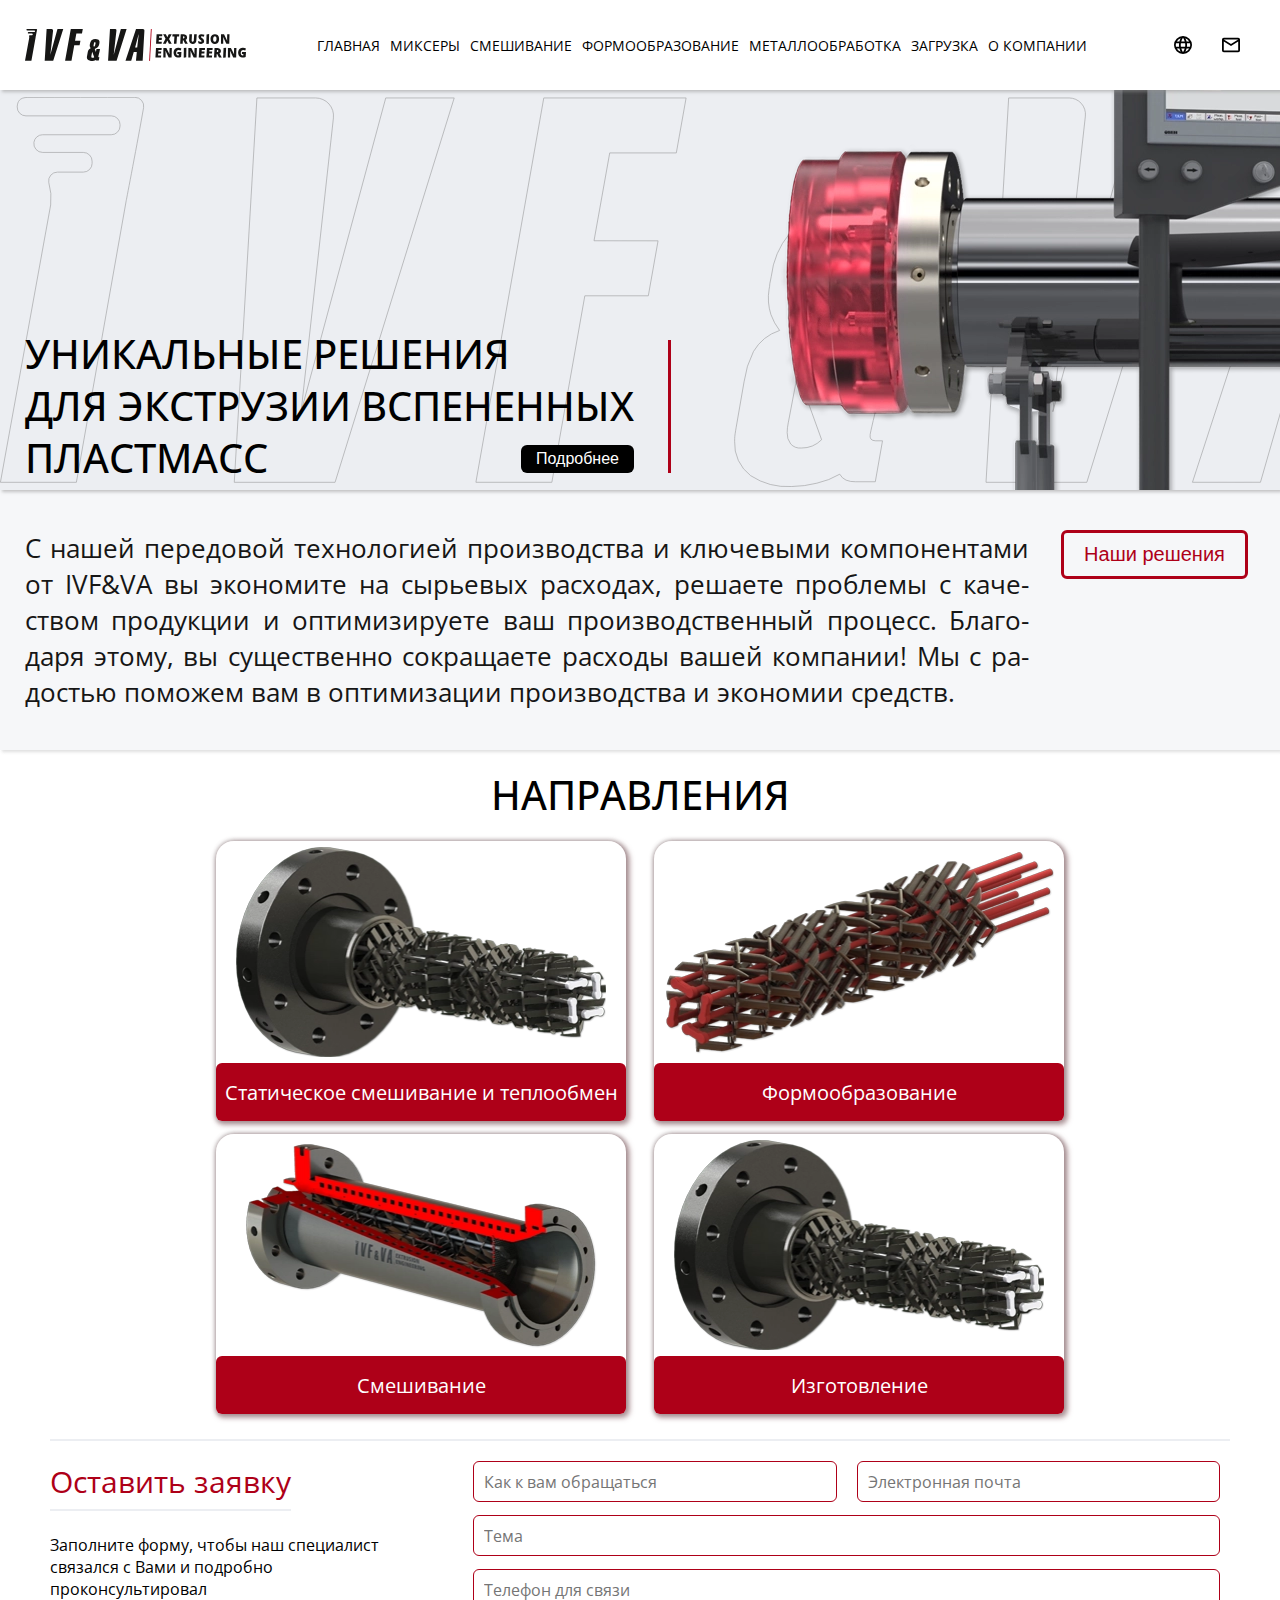
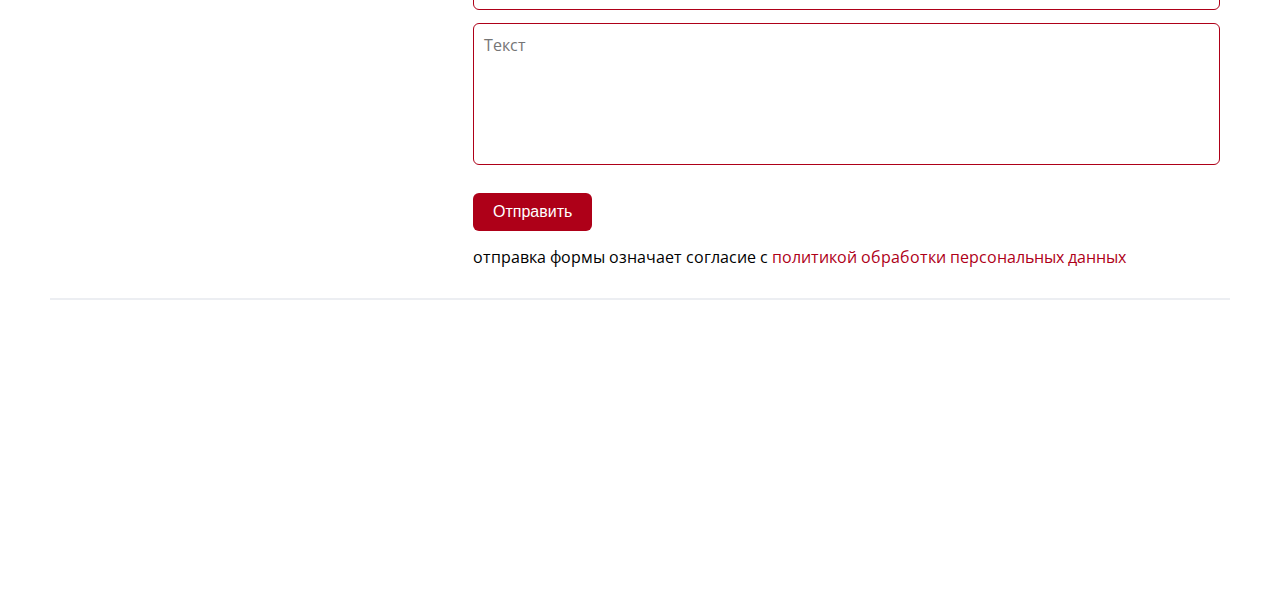
<file: index.html>
<!doctype html><html lang="ru"><head><meta charset="utf-8"/><link rel="icon" href="/faviconivf.ico"/><meta name="viewport" content="width=device-width,initial-scale=1"/><meta name="theme-color" content="#000000"/><meta name="description" content="Innovation Static Mixer & Heat Exchanger for foam extrusion"/><link rel="apple-touch-icon" href="/logo192.png"/><link rel="manifest" href="/manifest.json"/><title>IVF & VA</title><link rel="preload" href="/slider_img_2_m.webp" as="image"><script defer="defer" src="/static/js/main.bf6beb69.js"></script><link href="/static/css/main.b1248e2c.css" rel="stylesheet"></head><body><noscript>You need to enable JavaScript to run this app.</noscript><div id="root"></div><script>const link=document.createElement("link");link.rel="stylesheet",link.href="https://fonts.googleapis.com/css2?family=Open+Sans:ital,wght@0,300..800;1,300..800&display=swap",window.addEventListener("load",(function(){document.head.appendChild(link)}))</script></body></html>
</file>
<file: static/css/main.b1248e2c.css>
body{-webkit-font-smoothing:antialiased;-moz-osx-font-smoothing:grayscale;font-family:Open Sans,sans-serif;font-optical-sizing:auto;font-style:normal;font-weight:400;margin:0}body,body a{text-decoration:none}.open-sans{font-family:Open Sans,sans-serif;font-optical-sizing:auto;font-style:normal;font-variation-settings:"wdth" 100;font-weight:400}code{font-family:source-code-pro,Menlo,Monaco,Consolas,Courier New,monospace}input,textarea{font-family:Open Sans,sans-serif;font-optical-sizing:auto;font-size:16px;font-style:normal;font-variation-settings:"wdth" 100;font-weight:400}h1{font-size:40px;font-weight:500}h1,h2{margin-block:0}h2{font-size:32px;font-weight:400}@media (max-width:480px){h1{font-size:32px}h2{font-size:28px}}.container{background-color:#fff;display:flex;flex-direction:column;font-size:22px;height:100vh;z-index:0}.profile-content{flex:1 1;padding-top:90px;z-index:2}.header{flex:0 1;position:fixed;top:0;width:100%;z-index:3}.content,.header{background-color:#fff}.content{background-color:initial;flex:1 1;padding-top:90px;z-index:2}@media (max-width:480px){.large,.middle,.small{display:none}.footer{bottom:0;flex:0 0 auto;left:0;width:100%;z-index:2}}@media (min-width:480px) and (max-width:1025px){.large,.small{display:none}.footer{bottom:0;flex:0 0 auto;left:0;width:100%;z-index:2}}@media (min-width:1025px){.middle,.small{display:none}.footer{bottom:0;flex:0 0 auto;left:0;position:fixed;width:100%;z-index:1}}@media (max-width:1200px){.Header_header__l1LK-{align-items:center;box-shadow:2px 2px 3px #90909083;display:grid;font-size:16px;grid-template-columns:1fr 9fr 1fr;height:90px}.Header_navbar__7-grW{display:none}.Header_navAssisted__IuOXv{display:grid;grid-column:2;justify-self:end}.Header_header__l1LK- img{padding-left:25px}.Header_navDropDownNav__QeroB{display:grid;grid-column:3;justify-self:end}}@media (min-width:1200px){.Header_header__l1LK-{align-items:center;box-shadow:2px 2px 3px #90909083;display:grid;font-size:16px;grid-template-columns:1fr 9fr 1fr;height:90px}.Header_header__l1LK- img{padding-left:25px}.Header_navbar__7-grW{display:grid;grid-column:2/3}.Header_navAssisted__IuOXv{display:grid;grid-column:3/4}.Header_navDropDownNav__QeroB{display:none}}@media (max-width:1200px){.Navbar_nav__ESYsT{display:none}}@media (min-width:1200px){.Navbar_nav__ESYsT{align-items:center;display:grid;grid-template-columns:repeat(8,auto);height:100%;justify-content:center}}@media (min-width:1199px){.NavButton_item__vvslh{display:grid;font-size:14px;grid-template-columns:1fr;grid-template-rows:1fr;text-transform:uppercase;width:100%}.NavButton_item__vvslh:hover .NavButton_itemBorder__26Yoj{opacity:1;transform:scaleX(1) scaleY(1)}.NavButton_itemBorderActive__TLKIM,.NavButton_itemBorder__26Yoj{align-self:end;background-color:#ae0018;border-radius:2px 2px 0 0;content:" ";display:grid;grid-column:1;grid-row:1;height:3px;margin-left:4px;margin-right:4px}.NavButton_itemBorderActive__TLKIM{opacity:1}.NavButton_itemBorder__26Yoj{opacity:0;transform:scaleX(.3) scaleY(0);transition:opacity .2s ease-in-out,transform .2s ease-in-out}.NavButton_item__vvslh a{align-content:center;color:#000;display:grid;grid-column:1;grid-row:1;height:90px;justify-content:center;margin-left:5px;margin-right:5px}.NavButton_item__vvslh a.NavButton_activeLink__ZRueG,.NavButton_item__vvslh a:hover{color:#ae0018}}@media (min-width:1330px){.NavButton_item__vvslh{font-size:16px}.NavButton_item__vvslh a{margin-left:10px;margin-right:10px}}@media (max-width:480px){.NavAssisted_small__t3lxB{display:none}}@media (max-width:768px){.NavAssisted_middle__NHth0{display:none}}@media (max-width:1200px){.NavAssisted_nav__tayqK{align-items:center;display:grid;grid-template-columns:repeat(2,auto);height:100%;justify-content:end}}@media (min-width:1200px){.NavAssisted_nav__tayqK{align-items:center;display:grid;grid-template-columns:repeat(2,auto);height:100%;justify-content:center;margin-right:25px}}@media (min-width:1430px){.NavAssisted_nav__tayqK{align-items:center;display:grid;grid-template-columns:repeat(2,auto);height:100%;justify-content:center;margin-right:25px}}@media (max-width:1200px){.NavAssistedButton_text__4v5ZO{display:none}.NavAssistedButton_item__Brw-9{align-items:center;display:grid;margin-left:0;margin-right:0;text-transform:uppercase;width:100%;width:90px}.NavAssistedButton_item__Brw-9 a{align-content:center;color:#000;display:grid;grid-column:1/2;grid-row:1;height:90px;justify-content:center}.NavAssistedButton_item__Brw-9 a.NavAssistedButton_activeLink__RH3gu,.NavAssistedButton_item__Brw-9:hover a{fill:#ae0018;color:#ae0018}.NavAssistedButton_item__Brw-9:hover svg{fill:#ae0018}.NavAssistedButton_item__Brw-9 svg{align-self:center;display:grid;grid-column:2/3;grid-row:1;height:22px;margin-left:15px;margin-right:15px;width:22px}.NavAssistedButton_item__Brw-9:hover .NavAssistedButton_itemBorder__e\+0eA{opacity:1;transform:scaleX(1) scaleY(1)}.NavAssistedButton_itemBorderActive__65ssA,.NavAssistedButton_itemBorder__e\+0eA{align-self:end;background-color:#ae0018;border-radius:2px 2px 0 0;content:" ";display:grid;grid-column:1/2;grid-row:1;height:3px;margin-left:4px;margin-right:4px}.NavAssistedButton_itemBorderActive__65ssA{opacity:1}.NavAssistedButton_itemBorder__e\+0eA{opacity:0;transform:scaleX(.3) scaleY(0);transition:opacity .2s ease-in-out,transform .2s ease-in-out}}@media (min-width:1200px) and (max-width:1500px){.NavAssistedButton_text__4v5ZO{display:none}.NavAssistedButton_item__Brw-9{align-items:center;display:grid;margin-left:0;margin-right:0;text-transform:uppercase;width:100%}.NavAssistedButton_item__Brw-9 a{align-content:center;color:#000;display:grid;grid-column:1/2;grid-row:1;height:90px;justify-content:center}.NavAssistedButton_item__Brw-9 a.NavAssistedButton_activeLink__RH3gu,.NavAssistedButton_item__Brw-9:hover a{fill:#ae0018;color:#ae0018}.NavAssistedButton_item__Brw-9:hover svg{fill:#ae0018}.NavAssistedButton_item__Brw-9 svg{align-self:center;display:grid;grid-column:2/3;grid-row:1;height:18px;margin-left:15px;margin-right:15px;width:18px}.NavAssistedButton_item__Brw-9:hover .NavAssistedButton_itemBorder__e\+0eA{opacity:1;transform:scaleX(1) scaleY(1)}.NavAssistedButton_itemBorderActive__65ssA,.NavAssistedButton_itemBorder__e\+0eA{align-self:end;background-color:#ae0018;border-radius:2px 2px 0 0;content:" ";display:grid;grid-column:1/2;grid-row:1;height:3px;margin-left:4px;margin-right:4px}.NavAssistedButton_itemBorderActive__65ssA{opacity:1}.NavAssistedButton_itemBorder__e\+0eA{opacity:0;transform:scaleX(.3) scaleY(0);transition:opacity .2s ease-in-out,transform .2s ease-in-out}}@media (min-width:1500px){.NavAssistedButton_text__4v5ZO{display:grid}.NavAssistedButton_item__Brw-9{align-items:center;display:grid;margin-left:10px;margin-right:10px;text-transform:uppercase;width:100%}.NavAssistedButton_item__Brw-9 a{align-content:center;color:#000;display:grid;grid-column:1/2;grid-row:1;height:90px;justify-content:center}.NavAssistedButton_item__Brw-9 a.NavAssistedButton_activeLink__RH3gu,.NavAssistedButton_item__Brw-9:hover a{fill:#ae0018;color:#ae0018}.NavAssistedButton_item__Brw-9:hover svg{fill:#ae0018}.NavAssistedButton_item__Brw-9 svg{align-self:center;display:grid;grid-column:2/3;grid-row:1;height:18px;margin-left:15px;width:18px}.NavAssistedButton_item__Brw-9:hover .NavAssistedButton_itemBorder__e\+0eA{opacity:1;transform:scaleX(1) scaleY(1)}.NavAssistedButton_itemBorderActive__65ssA,.NavAssistedButton_itemBorder__e\+0eA{align-self:end;background-color:#ae0018;border-radius:2px 2px 0 0;content:" ";display:grid;grid-column:1/2;grid-row:1;height:3px;margin-left:4px;margin-right:4px}.NavAssistedButton_itemBorderActive__65ssA{opacity:1}.NavAssistedButton_itemBorder__e\+0eA{opacity:0;transform:scaleX(.3) scaleY(0);transition:opacity .2s ease-in-out,transform .2s ease-in-out}}.DropDownNav_dropbtn__TuZen{align-items:center;background-color:#fff;border:none;display:grid;height:90px;margin-left:0;margin-right:0;width:90px}.DropDownNav_dropbtn__TuZen:hover svg{fill:#ae0018}.DropDownNav_dropbtn__TuZen svg{align-self:center;display:grid;grid-column:1/2;grid-row:1;height:22px;justify-self:center;margin-left:15px;margin-right:15px;width:17px}.DropDownNav_dropbtn__TuZen:hover .DropDownNav_btnBorder__MjgvR{opacity:1;transform:scaleX(1) scaleY(1)}.DropDownNav_btnBorderActive__CiDkL,.DropDownNav_btnBorder__MjgvR{align-self:end;background-color:#ae0018;border-radius:2px 2px 0 0;content:" ";display:grid;grid-column:1/2;grid-row:1;height:3px;margin-left:4px;margin-right:4px}.DropDownNav_btnBorderActive__CiDkL{opacity:1}.DropDownNav_btnBorder__MjgvR{opacity:0;transform:scaleX(.3) scaleY(0);transition:opacity .2s ease-in-out,transform .2s ease-in-out}.DropDownNav_dropdown__0Gyif{display:grid;grid-column:3;justify-items:end;position:relative}.DropDownNav_dropdown_content__MGvir{background-color:#f9f9f9;box-shadow:0 8px 16px 0 #0003;display:none;margin-top:90px;position:absolute;z-index:1}.DropDownNav_dropdown_content__MGvir a{color:#000;display:block;font-size:22px;padding:12px 16px;text-decoration:none}.DropDownNav_dropdown_content__MGvir a.DropDownNav_activeLink__gEhKt{color:#ae0018}.DropDownNav_dropdown_content__MGvir a:hover{background-color:#f1f1f1;color:#ae0018}.DropDownNav_dropdown__0Gyif:focus-within .DropDownNav_dropdown_content__MGvir,.DropDownNav_dropdown__0Gyif:hover .DropDownNav_dropdown_content__MGvir{display:block}@media (min-width:1200px){.DropDownNav_dropbtn__TuZen{display:none}}@media (max-width:320px){.DropDownNav_dropbtn__TuZen{align-items:center;background-color:#fff;border:none;display:grid;height:90px;justify-self:center;margin-left:0;margin-right:0;width:70px}}@media (max-width:480px){.DropDownNav_dropdown_content__MGvir{width:100vw}}@media (min-width:480px){.DropDownNav_dropdown_content__MGvir{min-width:300px}.DropDownNav_small__F93W4{display:none}}@media (min-width:768px){.DropDownNav_middle__cOhef{display:none}}.Profile_content__VhoGD{display:grid;margin-bottom:17px;text-decoration:none}.Profile_headerBox__Ebl3f{display:flex;justify-self:center;margin:auto;padding-bottom:-6px;padding-top:17px}.Profile_itemBox__yO9\+m{grid-column-gap:28px;display:grid;grid-template-columns:1fr 1fr;margin-bottom:25px;margin-top:19px}.Profile_itemBoxLeft__TCO9\+{justify-content:end}.Profile_itemBoxLeft__TCO9\+,.Profile_itemBoxRight__im9mO{grid-row-gap:13px;align-items:end;display:grid;grid-template-rows:1fr 1fr}.Profile_itemBoxRight__im9mO{justify-content:start}.Profile_logo__Z\+lHJ{height:30px;justify-self:center;margin-top:17px}.Profile_slider__tFtzi{z-index:5}.Profile_contentBox__Cl9ID{background-color:#eceef274;box-shadow:2px 2px 3px #9090904b;display:grid;justify-items:center}.Profile_textBox__-FvML{align-items:start;display:grid;font-size:26px;grid-template-columns:80% 20%;justify-items:center;margin-bottom:40px;margin-top:40px;padding-left:25px;text-align:left;z-index:1}@media (max-width:480px){.Profile_textBox__-FvML{display:flex;flex-direction:column;font-size:22px;justify-content:space-around;margin:30px 0;padding:0 25px;z-index:1}.Profile_textBoxBtn__HIgHr{margin-top:30px}}@media (min-width:480px) and (max-width:1200px){.Profile_textBox__-FvML{display:flex;flex-direction:column;font-size:26px;justify-content:space-around;margin:40px 0;padding:0 25px;z-index:1}.Profile_textBoxBtn__HIgHr{margin-top:40px}}@media (max-width:420px){.SliderBox_content__7\+JTg{background-color:#eceef2;box-shadow:2px 2px 3px #90909083;display:flex;flex-direction:column;height:400px}.SliderBox_contentText__y7dQb{display:flex;margin-top:30px}.SliderBox_imgBox__iPPwo{align-self:center;display:flex;margin-top:10px;overflow:hidden;z-index:3}}@media (min-width:420px) and (max-width:767px){.SliderBox_content__7\+JTg{background-color:#eceef2;box-shadow:2px 2px 3px #90909083;display:flex;flex-direction:column;height:400px}.SliderBox_contentText__y7dQb,.SliderBox_imgBox__iPPwo{display:flex;margin-top:30px}.SliderBox_imgBox__iPPwo{align-self:center;overflow:hidden;z-index:3}}@media (min-width:768px){.SliderBox_content__7\+JTg{background-color:#eceef2;box-shadow:2px 2px 3px #90909083;display:grid;grid-template-columns:40% 60%;grid-template-columns:700px auto;grid-template-rows:55% 45%;height:400px}.SliderBox_contentText__y7dQb{display:grid;grid-column:1/2;grid-row:2/3}.SliderBox_imgBox__iPPwo{align-content:start;display:grid;grid-column:2/3;grid-row:1/3;height:100%;justify-content:start;overflow:hidden;width:auto;z-index:3}}.Slider_sliderImg__h9um2{animation:Slider_moveImage__N8y38 120s linear infinite;background-image:url(/static/media/3in1.2752732486efea0d8ac3.svg);background-repeat:repeat-x;background-size:contain;height:390px;margin-top:7px;pointer-events:none;position:absolute;width:100%;z-index:1}@keyframes Slider_moveImage__N8y38{0%{background-position:0}to{background-position:-10000px}}@media (max-width:1410px){.Slider_sliderImg__h9um2{background-size:cover}}.SliderTextBox_content__svBpN{display:grid;grid-template-columns:auto auto;grid-template-rows:auto auto}.SliderTextBox_item__wpC8w{align-content:center;display:grid;font-size:40px;font-weight:500;grid-column:1;grid-row:2/3;grid-template-columns:2;grid-template-rows:1;height:100%;justify-content:start;line-height:1.3;padding-left:25px;text-transform:uppercase;z-index:2}.SliderTextBox_item_text__MAeuY{align-items:center;display:grid;grid-column:1;grid-row:1}.SliderTextBox_border__lG2nq{background-color:#ae0018;display:grid;grid-column:2;grid-row:1;height:auto;margin-bottom:11px;margin-left:34px;margin-top:12px;width:3px}.SliderTextBox_btn__etkHx{align-self:end;display:grid;grid-column:1;grid-row:1;justify-self:end;margin-bottom:11px}@media (max-width:420px){.SliderTextBox_btn__etkHx{align-self:end;display:grid;grid-column:1;grid-row:2;justify-self:end;margin-top:10px}}@media (max-width:767px){.SliderTextBox_item__wpC8w{align-content:center;display:grid;font-size:32px;font-weight:400;grid-column:1;grid-row:2/3;grid-template-columns:2;grid-template-rows:1;height:100%;justify-content:start;line-height:1.3;margin-right:25px;padding-left:25px;text-transform:uppercase;z-index:2}}.Btn_submitBtn__A6b7C{align-self:center;background-color:#000;border:none;border-radius:6px;color:#fff;display:flex;font-size:16px;padding:5px 15px}.Btn_submitBtn__A6b7C:active,.Btn_submitBtn__A6b7C:hover{background-color:#ae0018;transition:background-color .2s}@media (max-width:768px){.SliderImgBox_imgBox__1UUlr img{align-content:start;display:flex;object-fit:contain;width:90vw;z-index:4}}@media (min-width:768px){.SliderImgBox_imgBox__1UUlr img{align-content:end;display:grid;grid-column:2/3;grid-row:1/3;height:500px;margin-left:80px;margin-top:-100px;object-fit:cover;z-index:4}}.ContactForm_content__JcDiw{border-bottom:2px solid #eceef2;border-top:2px solid #eceef2;display:grid;padding:20px 0}.ContactForm_formButtonBox__dyLTf{align-items:start;display:grid;grid-column:1/3;justify-items:start}.ContactForm_submitBtn__26vSq{background-color:#ae0018;border:none;border-radius:6px;color:#fff;font-size:16px;margin-bottom:15px;margin-left:10px;margin-top:15px;padding:10px 20px}.ContactForm_submitBtn__26vSq:active,.ContactForm_submitBtn__26vSq:hover{background-color:#ae0018}.ContactForm_privacyPolicy__mLGcv a{color:#ae0018}.ContactForm_leftColumn__header__Eqwrv{align-self:start;border-bottom:2px solid #eceef2;color:#ae0018;display:grid;font-size:30px;justify-self:start;padding-bottom:7px}.ContactForm_rightColumn__row__id2mv{align-self:start;display:grid;grid-column:1/3}.ContactForm_inputBox1__GeSS9,.ContactForm_inputBox2__0c78I,.ContactForm_inputBox3__WkAAP{display:grid;height:41px;margin-bottom:3px;padding-bottom:10px;padding-left:10px;padding-right:10px}.ContactForm_inputBox3__WkAAP{height:142px}.ContactForm_textArea1__iW-5N,.ContactForm_textArea2__6LTyY{border:1px solid #ae0018;border-radius:6px;height:19px;outline:none;padding:10px;resize:none}.ContactForm_textArea2__6LTyY{height:120px}.ContactForm_textArea1__iW-5N:focus,.ContactForm_textArea2__6LTyY:focus,.ContactForm_textArea3__wtit4:focus{background-color:#eceef2}.ContactForm_leftColumn__text__-xBm4{display:grid;font-size:16px;padding-top:10px;text-align:start}.ContactForm_leftColumn__Jsy8q{display:grid;grid-column:1}.ContactForm_rightColumn__RnQei{align-items:start;display:grid}.ContactForm_privacyPolicy__mLGcv{align-items:center;display:grid;font-size:16px;justify-items:start;padding-bottom:10px;padding-left:10px}@media (max-width:767px){.ContactForm_content__JcDiw{grid-template-rows:auto auto;width:100%}.ContactForm_leftColumn__Jsy8q{margin-bottom:20px;margin-left:10px}.ContactForm_rightColumn__RnQei{grid-column:1;grid-template-columns:100%;margin-left:10px;margin-right:20px}.ContactForm_leftColumn__text__-xBm4{display:none}.ContactForm_inputBox1__GeSS9,.ContactForm_inputBox2__0c78I,.ContactForm_inputBox3__WkAAP{grid-column:1}.ContactForm_privacyPolicy__mLGcv{grid-column:1/3}}@media (min-width:768px) and (max-width:1025px){.ContactForm_content__JcDiw{grid-template-rows:auto auto;width:100%}.ContactForm_leftColumn__Jsy8q{margin-bottom:20px;margin-left:10px}.ContactForm_rightColumn__RnQei{grid-auto-rows:auto;grid-column:1;grid-template-columns:50% 50%;grid-template-rows:54px auto auto;margin-left:10px;margin-right:20px}.ContactForm_leftColumn__text__-xBm4{display:none}.ContactForm_privacyPolicy__mLGcv,.ContactForm_rightColumn__row__id2mv{grid-column:1/3}}@media (min-width:1025px) and (max-width:1200px){.ContactForm_content__JcDiw{grid-template-columns:35% 65%;margin:0 auto;width:100%}.ContactForm_leftColumn__Jsy8q{grid-template-rows:15% 85%;margin-left:10px}.ContactForm_rightColumn__RnQei{grid-auto-rows:auto;grid-column:2;grid-template-columns:50% 50%;grid-template-rows:54px auto auto;margin-right:10px}.ContactForm_rightColumn__row__id2mv{grid-column:1/3}.ContactForm_privacyPolicy__mLGcv{grid-column:1/3;grid-row:4;width:100%}}@media (min-width:1200px){.ContactForm_content__JcDiw{grid-template-columns:35% 65%;margin:0 auto;width:1180px}.ContactForm_leftColumn__Jsy8q{grid-template-rows:15% 85%}.ContactForm_rightColumn__RnQei{grid-auto-rows:auto;grid-column:2;grid-template-columns:50% 50%;grid-template-rows:54px auto auto}.ContactForm_rightColumn__row__id2mv{grid-column:1/3}.ContactForm_privacyPolicy__mLGcv{grid-column:1/3;grid-row:4}}.HeaderSection_itemHead__QKE8v{display:grid;text-transform:uppercase;width:100%}@media (max-width:480px){.HeaderSection_itemHead__QKE8v{word-wrap:break-word;display:grid;font-size:32px;text-transform:uppercase;width:100%}}@media (max-width:1200px){.HeaderSection_itemHeadBorder__dulaM{background-color:#ae0018;border-radius:2px 2px 0 0;height:3px;margin-left:4px;margin-right:4px;width:auto}}@media (min-width:1200px){.HeaderSection_itemHeadBorder__dulaM{background-color:#ae0018;border-radius:2px 2px 0 0;height:3px;margin-left:-4px;margin-right:-4px;width:auto}}@media (max-width:1200px){.TextBox_content__zCvND{color:#161616;display:grid;-webkit-hyphens:auto;hyphens:auto;justify-items:start;text-align:justify;width:auto}}@media (min-width:1200px){.TextBox_content__zCvND{color:#161616;display:grid;-webkit-hyphens:auto;hyphens:auto;justify-items:start;margin-left:auto;margin-right:auto;max-width:1180px;text-align:justify}}.BtnClear_submitBtn__h62UQ{align-self:center;background:none;border:3px solid #ae0018;border-radius:6px;color:#ae0018;display:flex;font-size:20px;font-weight:500;justify-self:center;padding:10px 20px}.BtnClear_submitBtn__h62UQ:active,.BtnClear_submitBtn__h62UQ:hover{background-color:#ae0018;color:#fff;transition:background-color .2s,color .2s}.MainNavPanel_itemBox__1b6ox{grid-column-gap:28px;grid-row-gap:13px;align-content:center;display:grid;grid-template-columns:auto auto;grid-template-rows:auto auto;justify-content:center;margin:19px 0 25px}@media (max-width:1025px){.MainNavPanel_itemBox__1b6ox{align-items:center;display:flex;flex-direction:column;gap:13px;justify-content:space-around;margin:19px 0 25px}}.NavBox_itemBox__WNFQd{border-radius:18px 18px 6px 6px;box-shadow:0 0 5px 0 #0000004d;display:grid;grid-template-rows:222px 58px;transition:all .8s cubic-bezier(.25,.8,.25,1);width:410px}.NavBox_itemBox__WNFQd:hover{box-shadow:0 0 15px 2px #00000059;transition:box-shadow .2s}.NavBox_itemBox__WNFQd:hover img{height:99%;transition:width .2s,height .2s;width:99%}@media (max-width:480px){.NavBox_itemBox__WNFQd{border-radius:18px 18px 6px 6px;box-shadow:0 0 5px 0 #0000004d;display:grid;grid-template-rows:222px 58px;transition:all .8s cubic-bezier(.25,.8,.25,1);width:90vw}}.NavImgBox_itemBox__8wlTz{border-radius:18px 18px 6px 6px;box-shadow:2px 2px 5px 2px #7a4e5488;display:grid;grid-template-rows:222px 58px;width:410px}.NavImgBox_img__\+bM9D{align-items:center;display:grid;grid-row:1;justify-items:center;overflow:hidden;z-index:2}.NavImgBox_img__\+bM9D img{border-radius:18px 18px 0 0;height:95%;object-fit:contain;transition:width .2s,height .2s;width:95%}.NavImgBox_item__0x5ol{align-content:center;border-radius:6px 6px 6px 6px;color:#fff;display:grid;font-size:20px;justify-content:center}@media (max-width:480px){.NavImgBox_itemBox__8wlTz{border-radius:18px 18px 6px 6px;box-shadow:2px 2px 5px 2px #7a4e5488;display:grid;grid-template-rows:222px 58px;width:90vw}.NavImgBox_item__0x5ol{align-content:center;display:grid;justify-content:center;text-align:center}}@media (max-width:320px){.NavImgBox_item__0x5ol{font-size:18px;text-align:center}}.StaticMixer_content__\+ZrbF{grid-row-gap:40px;display:grid;margin:17px auto;row-gap:40px;text-align:center;width:1180px;z-index:4}.RowBox_itemText__ZOtny{font-size:24px;font-weight:300;-webkit-hyphens:auto;hyphens:auto;text-align:justify;width:100%}.RowBox_itemHead__2YZaf{word-wrap:break-word}.RowBox_img__wP7pk img{height:222px;object-fit:contain;width:410px}@media (max-width:480px){.RowBox_content__FUkkL{grid-row-gap:20px;align-items:center;display:grid;grid-template-columns:auto;grid-template-rows:auto auto auto;margin:0 15px;row-gap:20px}.RowBox_itemHead__2YZaf{display:grid;grid-column:1/2;grid-row:1/2;justify-content:start;text-align:start}.RowBox_itemText__ZOtny{display:grid;grid-column:1/2;grid-row:2/3}.RowBox_itemText__ZOtny>li{-webkit-hyphens:auto;hyphens:auto;text-align:justify}.RowBox_img__wP7pk{align-content:center;display:grid;grid-column:1;grid-row:3;justify-content:center}.RowBox_img__wP7pk img{height:222px;justify-self:center;object-fit:contain;width:90vw}}@media (min-width:480px) and (max-width:1025px){.RowBox_content__FUkkL{grid-row-gap:20px;align-items:center;display:grid;grid-template-columns:auto;grid-template-rows:auto auto auto;margin:0 25px;row-gap:20px}.RowBox_itemHead__2YZaf{display:grid;grid-column:1/2;grid-row:1/2;justify-content:start;text-align:start}.RowBox_itemText__ZOtny{display:grid;grid-column:1/2;grid-row:2/3}.RowBox_img__wP7pk{align-content:center;display:grid;grid-column:1/2;grid-row:3/4;justify-self:center}}@media (min-width:1025px) and (max-width:1200px){.RowBox_content__FUkkL{grid-row-gap:20px;align-items:center;display:grid;grid-template-columns:auto auto;grid-template-rows:auto auto;margin:0 25px;row-gap:20px}.RowBox_itemHead__2YZaf{display:grid;grid-column:2/3;grid-row:1/2;justify-content:center}.RowBox_itemText__ZOtny{display:grid;grid-column:2/3;grid-row:2/3}.RowBox_img__wP7pk{align-content:center;display:grid;grid-column:1/2;grid-row:2/3;margin-right:30px}}@media (min-width:1200px){.RowBox_content__FUkkL{grid-row-gap:10px;align-items:center;display:grid;grid-template-columns:auto auto;grid-template-rows:auto auto;row-gap:10px}.RowBox_itemHead__2YZaf{display:grid;grid-column:1/2;grid-row:1/2;justify-content:center}.RowBox_itemText__ZOtny{display:grid;grid-column:1/2;grid-row:2/3}.RowBox_img__wP7pk{align-content:center;display:grid;grid-column:2/3;grid-row:2/3;margin-left:30px}}.RowBoxRevers_itemText__ryrlu{-webkit-hyphens:auto;hyphens:auto;text-align:justify}.RowBoxRevers_itemHead__qgt06{word-wrap:break-word}.RowBoxRevers_img__VdRkz img{height:222px;object-fit:contain;width:410px}@media (max-width:480px){.RowBoxRevers_content__wwETb{grid-row-gap:20px;align-items:center;display:grid;grid-template-columns:auto;grid-template-rows:auto auto auto;margin:0 15px;row-gap:20px}.RowBoxRevers_itemHead__qgt06{display:grid;grid-column:1/2;grid-row:1/2;justify-content:start;text-align:start}.RowBoxRevers_itemText__ryrlu{display:grid;font-size:24px;font-weight:300;grid-column:1/2;grid-row:2/3;width:100%}.RowBoxRevers_img__VdRkz{align-content:center;display:grid;grid-column:1;grid-row:3;justify-content:center}.RowBoxRevers_img__VdRkz img{height:222px;justify-self:center;object-fit:contain;width:90vw}}@media (min-width:480px) and (max-width:1025px){.RowBoxRevers_content__wwETb{grid-row-gap:20px;align-items:center;display:grid;grid-template-columns:auto;grid-template-rows:auto auto auto;margin:0 25px;row-gap:20px}.RowBoxRevers_itemHead__qgt06{display:grid;grid-column:1/2;grid-row:1/2;justify-content:start;text-align:start}.RowBoxRevers_itemText__ryrlu{display:grid;font-size:24px;font-weight:300;grid-column:1/2;grid-row:2/3}.RowBoxRevers_img__VdRkz{align-content:center;display:grid;grid-column:1/2;grid-row:3/4;justify-self:center}}@media (min-width:1025px) and (max-width:1200px){.RowBoxRevers_content__wwETb{grid-row-gap:20px;align-items:center;display:grid;grid-template-columns:auto auto;grid-template-rows:auto auto;margin:0 25px;row-gap:20px}.RowBoxRevers_itemHead__qgt06{display:grid;grid-column:2/3;grid-row:1/2;justify-content:center}.RowBoxRevers_itemText__ryrlu{display:grid;font-size:24px;font-weight:300;grid-column:2/3;grid-row:2/3;width:100%}.RowBoxRevers_img__VdRkz{align-content:center;display:grid;grid-column:1/2;grid-row:2/3;margin-right:30px}}@media (min-width:1200px){.RowBoxRevers_content__wwETb{grid-row-gap:10px;align-items:center;display:grid;grid-template-columns:auto auto;grid-template-rows:auto auto;row-gap:10px}.RowBoxRevers_itemHead__qgt06{display:grid;grid-column:2/3;grid-row:1/2;justify-content:center}.RowBoxRevers_itemText__ryrlu{display:grid;font-size:24px;font-weight:300;grid-column:2/3;grid-row:2/3;width:100%}.RowBoxRevers_img__VdRkz{align-content:center;display:grid;grid-column:1/2;grid-row:2/3;margin-right:30px}}.Footer_footer__DNWDK{background-color:#000;display:grid;padding-top:7px}@media (max-width:480px){.Footer_box__lfvXq{align-content:center;display:grid;grid-template-columns:1fr;grid-template-rows:10% 1fr 1fr 1fr;height:960px;margin-left:15px;margin-right:15px}.Footer_large__yFDdz{display:none}.Footer_item__u5EVR{align-content:start;color:#fff;display:grid}.Footer_footer__DNWDK img{align-self:center;grid-column:1;grid-row:1;width:245px}}@media (min-width:480px) and (max-width:768px){.Footer_box__lfvXq{align-content:center;display:grid;grid-template-columns:1fr 1fr;grid-template-rows:1fr 1fr;height:480px;margin-left:15px;margin-right:15px}.Footer_large__yFDdz{display:none}.Footer_item__u5EVR{align-content:start;color:#fff;display:grid}.Footer_footer__DNWDK img{align-self:center;grid-column:1;grid-row:1;margin-right:5px;width:245px}}@media (min-width:768px) and (max-width:1025px){.Footer_box__lfvXq{align-content:center;display:grid;grid-template-columns:1fr 1fr;grid-template-rows:1fr 1fr;height:480px;margin-left:25px;margin-right:25px}.Footer_large__yFDdz{display:none}.Footer_item__u5EVR{align-content:start;color:#fff;display:grid}.Footer_footer__DNWDK img{align-self:center;grid-column:1;grid-row:1;margin-right:25px;width:245px}}@media (min-width:1025px) and (max-width:1200px){.Footer_box__lfvXq{align-content:center;display:grid;grid-template-columns:1fr 1fr 1fr 1fr;height:240px}.Footer_item__u5EVR{align-content:start;color:#fff;display:grid;grid-row:1}.Footer_footer__DNWDK img{align-self:center;grid-column:1;grid-row:1;margin-right:25px;padding-left:25px;width:245px}}@media (min-width:1200px){.Footer_box__lfvXq{align-content:center;display:grid;grid-template-columns:1fr 1fr 1fr 1fr 1fr;height:240px}.Footer_item__u5EVR{align-content:start;color:#fff;display:grid;grid-row:1}.Footer_footer__DNWDK img{align-self:center;grid-column:1;grid-row:1;margin-right:25px;padding-left:25px;width:245px}}.Footer_disclaimer__9\+eDs{word-wrap:break-word;align-content:end;color:#fff;display:grid;font-size:16px;justify-content:center;margin-bottom:10px;overflow-wrap:break-word;text-align:center}.FooterBox_email__TGaNY,.FooterBox_phone__hu7wX{color:#fff;text-decoration:none}.FooterBox_email__TGaNY:hover,.FooterBox_phone__hu7wX:hover{color:#ae0018}@media (max-width:480px){.FooterBox_content__QMeqh{display:grid;font-size:16px;font-weight:300;list-style-type:none;padding-inline-start:10px;padding-right:10px}.FooterBox_main__Mh4DT{font-size:20px;font-weight:500;margin-bottom:10px}}@media (min-width:480px) and (max-width:1200px){.FooterBox_content__QMeqh{display:grid;font-size:14px;font-weight:300;list-style-type:none;padding-right:20px;padding-inline-start:10px}.FooterBox_main__Mh4DT{font-size:18px;font-weight:500;margin-bottom:10px}}@media (min-width:1200px){.FooterBox_content__QMeqh{display:grid;font-size:14px;font-weight:300;list-style-type:none;padding-inline-start:10px}.FooterBox_main__Mh4DT{font-size:18px;font-weight:500;margin-bottom:10px}}@media (min-width:1440px){.FooterBox_content__QMeqh{font-size:16px;padding-inline-start:40px}.FooterBox_main__Mh4DT{font-size:20px}}@media (max-width:1200px){.FooterBoxNav_content__qcH5e{display:none}}@media (min-width:1200px){.FooterBoxNav_content__qcH5e{display:grid;font-size:16px;font-weight:300;list-style-type:none;padding-inline-start:10px}.FooterBoxNav_main__DQl1L{font-size:18px;font-weight:500;margin-bottom:10px}.FooterBoxNav_herf__zU0I6{font-weight:400;margin-bottom:10px;margin-top:10px}.FooterBoxNav_herf__zU0I6 a{color:#fff}.FooterBoxNav_herf__zU0I6:hover a{color:#ae0018}}@media (min-width:1440px){.FooterBoxNav_content__qcH5e{font-size:16px;padding-inline-start:40px}.FooterBoxNav_main__DQl1L{font-size:20px}}.FlowChemistry_content__NBXuL{grid-row-gap:30px;display:grid;margin:17px auto;row-gap:30px;text-align:center;width:1180px}.FlowChemistry_textBox__kcw9\+{font-size:24px;font-weight:300}@media (max-width:480px){.FlowChemistry_textBox__kcw9\+{margin:0 15px}}@media (min-width:480px) and (max-width:1200px){.FlowChemistry_textBox__kcw9\+{margin:0 25px}}.FoamFormatione_content__O5iqA{grid-row-gap:30px;display:grid;margin:17px auto;row-gap:30px;text-align:center;width:1180px}.FoamFormatione_textBox__Qqp\+p{font-size:24px;font-weight:300}@media (max-width:480px){.FoamFormatione_textBox__Qqp\+p{margin:0 15px}}@media (min-width:480px) and (max-width:1200px){.FoamFormatione_textBox__Qqp\+p{margin:0 25px}}.CustomizedParts_content__6jPuR{display:grid;margin:17px auto;text-align:center;width:1180px}@media (max-width:1200px){.CustomizedParts_text__Eu3f0{font-weight:300;margin-left:15px;margin-right:15px}}@media (max-width:480px){.PicturesCollage_content__CQvRr{background-color:bisque;display:grid;grid-template-columns:repeat(2,50vw);grid-template-rows:repeat(3,135px);margin:17px auto}.PicturesCollage_content__CQvRr div:nth-child(n+7){display:none}}@media (min-width:480px) and (max-width:768px){.PicturesCollage_content__CQvRr{background-color:bisque;display:grid;grid-template-columns:repeat(2,240px);grid-template-rows:repeat(3,135px);margin:17px auto}.PicturesCollage_content__CQvRr div:nth-child(n+7){display:none}}@media (min-width:768px) and (max-width:1025px){.PicturesCollage_content__CQvRr{background-color:bisque;display:grid;grid-template-columns:repeat(3,240px);grid-template-rows:repeat(3,135px);margin:17px auto}.PicturesCollage_content__CQvRr div:nth-child(n+10){display:none}}@media (min-width:1025px) and (max-width:1200px){.PicturesCollage_content__CQvRr{background-color:bisque;display:grid;grid-template-columns:repeat(4,240px);grid-template-rows:repeat(2,135px);margin:17px auto}.PicturesCollage_content__CQvRr div:nth-child(n+9){display:none}}@media (min-width:1200px){.PicturesCollage_content__CQvRr{background-color:bisque;display:grid;grid-template-columns:repeat(5,240px);grid-template-rows:repeat(2,135px);margin:17px -10px}}.PicturesCollage_item__V-WA7 img{background-color:#060606;display:grid}.ImgBox_content__Luzaw img{background-color:#060606;height:100%;object-fit:cover;width:100%}@media (max-width:1200px){.Downloads_content__iQi7o{display:grid;grid-row: 2fr 1fr;margin:17px auto;text-align:center;width:100%}}@media (min-width:1200px){.Downloads_content__iQi7o{display:grid;grid-row: 2fr 1fr;margin:17px auto;text-align:center;width:1180px}}.Portrait_content__BARvh{display:grid;flex-grow:1;grid-row: 2fr 1fr;margin:17px auto;max-width:1180px;text-align:center}@media (max-width:1200px){.Contact_content__gzgUP{grid-row-gap:30px;display:grid;margin:17px 15px;row-gap:30px;text-align:center;width:auto}.Contact_box__8kdv1,.Contact_box_reverse__uSEYI{grid-gap:30px;align-items:center;display:grid;display:flex;flex-direction:column;gap:30px}.Contact_box_reverse__uSEYI{flex-direction:column-reverse}}@media (min-width:1200px){.Contact_content__gzgUP{grid-row-gap:30px;display:grid;margin:17px auto;row-gap:30px;text-align:center;width:1180px}.Contact_box__8kdv1{grid-column-gap:30px;align-items:center;column-gap:30px;display:grid;grid-template-columns:1fr 1fr}}.Contact_boxMap__gMPQq{display:grid;justify-content:end}@media (max-width:480px){.MapBox_content__HQPvQ{background-color:#060606;height:350px;object-fit:cover;width:100%}}@media (min-width:480px) and (max-width:1200px){.MapBox_content__HQPvQ{background-color:#060606;height:350px;object-fit:cover;width:100%}}@media (min-width:1200px){.MapBox_content__HQPvQ{background-color:#060606;height:350px;object-fit:cover;width:565px}}@media (max-width:480px){.PersonContact_content__uYO4u{align-self:start;display:grid;font-size:22px;grid-template-rows:repeat (3,1fr);justify-items:start;padding-top:20px;text-align:start}.PersonContact_fakeBox__uqJct{display:none}}@media (min-width:480px) and (max-width:1200px){.PersonContact_content__uYO4u{grid-column-gap:30px;align-self:start;column-gap:30px;display:grid;font-size:22px;grid-template-columns:50% 50%;grid-template-rows:auto auto;justify-items:start;padding-top:20px;text-align:start;width:100%}.PersonContact_leftColumn__vyAPo{grid-column:1;grid-row:2}.PersonContact_rightColumn__Eg1at{grid-column:2;grid-row:2}}@media (min-width:1200px){.PersonContact_content__uYO4u{align-self:start;display:grid;font-size:22px;grid-template-rows:repeat (3,1fr);justify-items:start;padding-top:20px;text-align:start}.PersonContact_fakeBox__uqJct{display:none}}.PersonContact_main__wk8aw{display:grid;font-size:24px;font-weight:500}.PersonContact_contry__EVyXb{display:grid;font-weight:400}.PersonContact_city__ZV1XN,.PersonContact_index__PloO1,.PersonContact_numberReg__xqLa4,.PersonContact_numberTax__vro3G,.PersonContact_street__J7C19{display:grid;font-size:20px;font-weight:300}.PersonContact_name__wWpy0,.PersonContact_position__5NWcZ{display:grid;font-size:20px;font-weight:400}.PersonContact_content__uYO4u a{color:#000;display:grid;text-decoration:none}.PersonContact_content__uYO4u a:hover{color:#ae0018}.PersonContact_phone__necyq{display:grid;font-size:20px;font-weight:300}.PersonContact_phone__necyq :hover{color:#ae0018}.PersonContact_email__XuOsL{display:grid;font-size:20px;font-weight:300;text-decoration:none}.PersonContact_email__XuOsL :hover{color:#ae0018}@media (max-width:1200px){.Layout_content__UKCnu{background-color:#fff;display:flex;justify-content:center;max-width:100%}}@media (min-width:1200px){.Layout_content__UKCnu{background-color:#fff;display:grid;max-width:100%}}.Privacy_content__m6POI{display:grid;margin:17px auto;max-width:1200px;padding-left:10px;padding-right:10px;text-align:center}.Privacy_text__ylamu{grid-row-gap:30px;display:grid;margin-top:30px;text-align:justify}@media (max-width:1200px){.Privacy_text_ul__sSste{padding-left:10px;padding-right:10px;text-align:justify}}@media (min-width:1200px){.Privacy_text_ul__sSste{padding-left:0;padding-right:0;text-align:justify}}
/*# sourceMappingURL=main.b1248e2c.css.map*/
</file>
